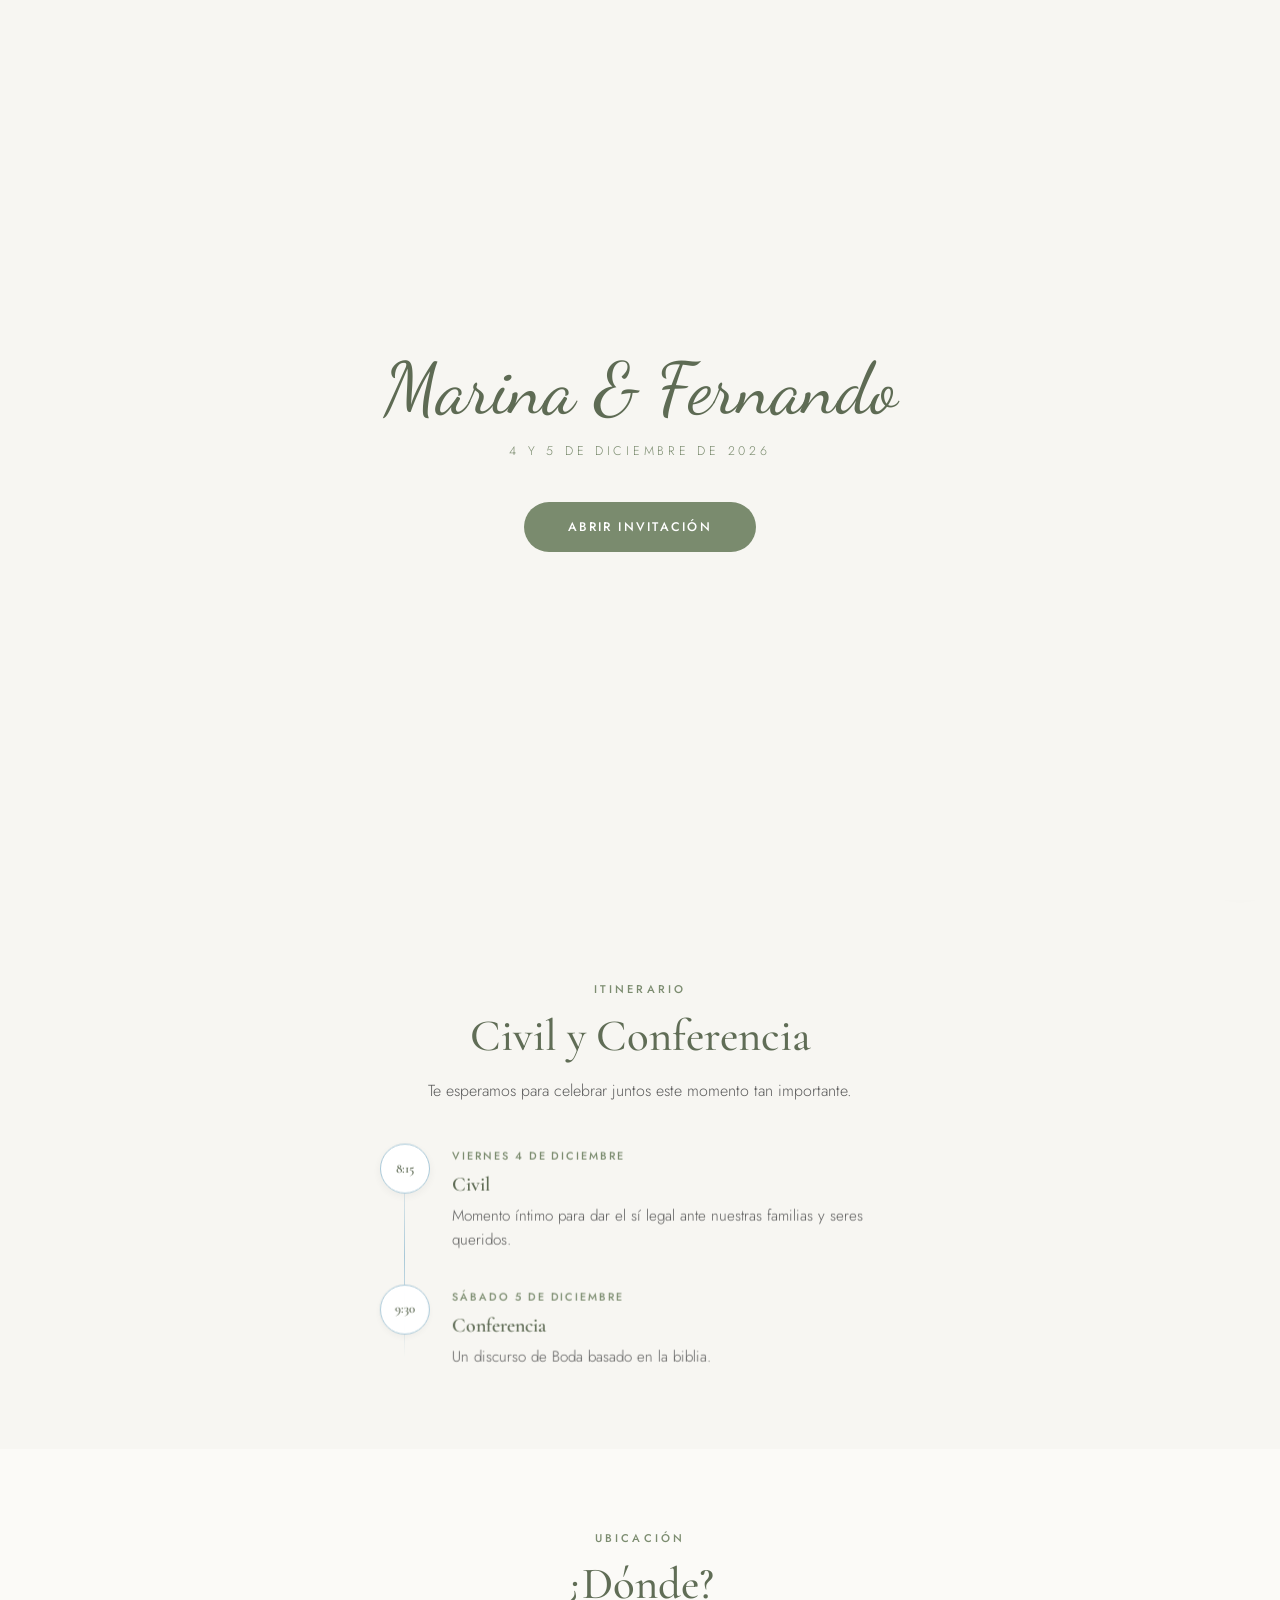
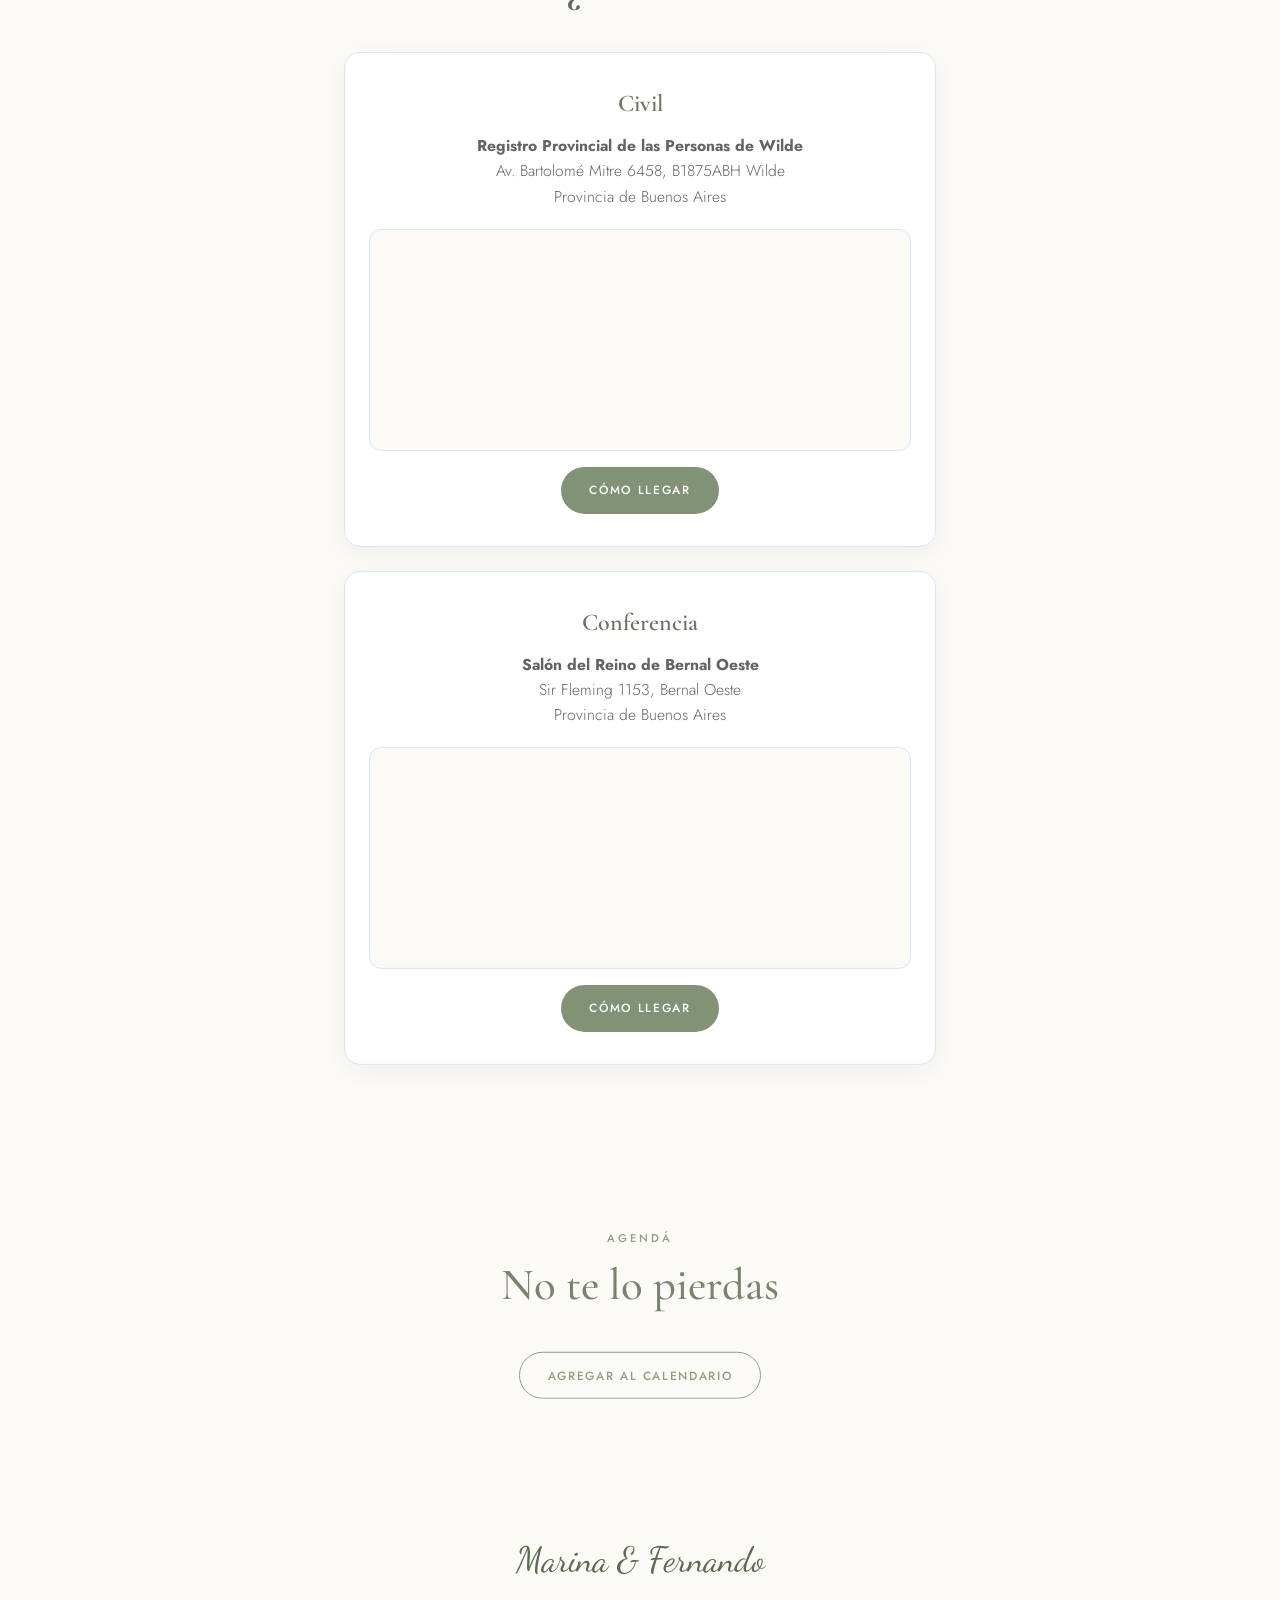
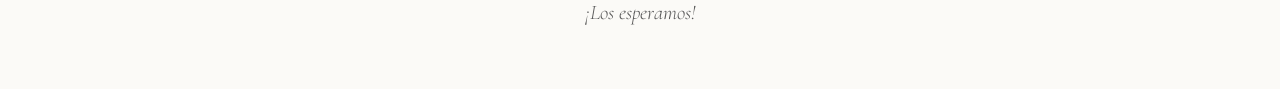
<file: index.html>
<!DOCTYPE html>
<html lang="es" data-date="2026-12-04T08:15:00-03:00" data-date-2="2026-12-05T09:30:00-03:00">
<head>
  <meta charset="UTF-8">
  <meta name="viewport" content="width=device-width, initial-scale=1.0, viewport-fit=cover">
  <title>Marina & Fernando — Civil y Conferencia</title>
  <meta name="description" content="Invitación al civil y conferencia de Marina y Fernando. 4 y 5 de diciembre de 2026.">
  <link rel="icon" type="image/svg+xml" href="assets/favicon.svg">
  <link rel="preconnect" href="https://fonts.googleapis.com">
  <link rel="preconnect" href="https://fonts.gstatic.com" crossorigin>
  <link href="https://fonts.googleapis.com/css2?family=Cormorant+Garamond:ital,wght@0,400;0,500;0,600;0,700;1,400;1,500&family=Dancing+Script:wght@400;500;600;700&family=Jost:wght@300;400;500;600&display=swap" rel="stylesheet">
  <link rel="stylesheet" href="css/styles.css?v=16">


</head>
<body>

  <!-- Welcome overlay -->
  <div class="welcome-overlay" id="welcome">
    <div id="welcome-default">
      <div class="welcome-names">Marina & Fernando</div>
      <div class="welcome-date">4 y 5 de diciembre de 2026</div>
    </div>
    <div id="welcome-guest" style="display:none;">
      <div class="welcome-guest-label">Invitación para</div>
      <div class="welcome-guest-name" id="welcome-guest-name"></div>
    </div>
    <button class="welcome-btn" id="welcome-btn">Abrir invitación</button>
  </div>

  <!-- Ambient leaves -->
  <div class="leaves-bg">
    <div class="leaf leaf-1"></div>
    <div class="leaf leaf-2"></div>
    <div class="leaf leaf-3"></div>
  </div>

  <!-- Hero -->
  <section class="hero">
    <!-- Floral decorations -->
    <div class="floral-bg">
      <div class="floral-corner top-left"></div>
      <div class="floral-corner top-right"></div>
      <div class="eucalyptus bottom-left"></div>
      <div class="eucalyptus bottom-right"></div>
    </div>

    <div class="hero-content">
      <div class="hero-eyebrow">¡Nos casamos!</div>
      <h1 class="hero-names">Marina <span class="amp">&</span> Fernando</h1>
      <div class="hero-date">
        <span class="day">4 y 5</span> de diciembre de <span class="day">2026</span>
      </div>
      <p class="hero-intro">
        Nos alegra invitarte a ser parte de este día tan especial. Celebramos nuestra unión en el civil y la conferencia, y queremos que nos acompañes.
      </p>
      <div class="countdown-label" id="countdown-label">Faltan:</div>
      <div class="countdown">
        <div class="countdown-cell"><span class="num" id="cd-days">00</span><span class="lbl">Días</span></div>
        <div class="countdown-cell"><span class="num" id="cd-hours">00</span><span class="lbl">Horas</span></div>
        <div class="countdown-cell"><span class="num" id="cd-min">00</span><span class="lbl">Min</span></div>
        <div class="countdown-cell"><span class="num" id="cd-sec">00</span><span class="lbl">Seg</span></div>
      </div>
    </div>
    <a href="#itinerario" class="scroll-cue">
      <span>Descubrí más</span>
      <svg width="14" height="20" viewBox="0 0 14 20" fill="none"><path d="M7 1V19M7 19L1 13M7 19L13 13" stroke="currentColor" stroke-width="1.2" stroke-linecap="round" stroke-linejoin="round"/></svg>
    </a>
  </section>

  <!-- Itinerario -->
  <section id="itinerario">
    <div class="container">
      <div class="section-header reveal">
        <div class="section-label">Itinerario</div>
        <h2 class="section-title">Civil y Conferencia</h2>
        <p class="section-subtitle">Te esperamos para celebrar juntos este momento tan importante.</p>
      </div>
      <div class="itinerary reveal">
        <div class="itinerary-item">
          <div class="itinerary-time">8:15</div>
          <div class="itinerary-body">
            <div class="itinerary-date">Viernes 4 de diciembre</div>
            <h3>Civil</h3>
            <p>Momento íntimo para dar el sí legal ante nuestras familias y seres queridos.</p>
          </div>
        </div>
        <div class="itinerary-item">
          <div class="itinerary-time">9:30</div>
          <div class="itinerary-body">
            <div class="itinerary-date">Sábado 5 de diciembre</div>
            <h3>Conferencia</h3>
            <p>Un discurso de Boda basado en la biblia.</p>
          </div>
        </div>
      </div>
    </div>
  </section>

  <!-- Ubicación -->
  <section id="lugar" class="alt">
    <div class="container">
      <div class="section-header reveal">
        <div class="section-label">Ubicación</div>
        <h2 class="section-title">¿Dónde?</h2>
      </div>

      <div class="card" style="margin-bottom:24px;">
        <h3>Civil</h3>
        <p><strong>Registro Provincial de las Personas de Wilde</strong><br>Av. Bartolomé Mitre 6458, B1875ABH Wilde<br>Provincia de Buenos Aires</p>
        <div class="map-wrap">
          <iframe src="https://maps.google.com/maps?q=Av.+Bartolom%C3%A9+Mitre+6458,+Wilde,+Buenos+Aires&amp;t=&amp;z=15&amp;ie=UTF8&amp;iwloc=&amp;output=embed" allowfullscreen="" loading="lazy"></iframe>
        </div>
        <a class="btn btn-primary" target="_blank" rel="noopener" href="https://maps.app.goo.gl/NcesWBxVMBLHofjJ7?g_st=aw">Cómo llegar</a>
      </div>

      <div class="card">
        <h3>Conferencia</h3>
        <p><strong>Salón del Reino de Bernal Oeste</strong><br>Sir Fleming 1153, Bernal Oeste<br>Provincia de Buenos Aires</p>
        <div class="map-wrap">
          <iframe src="https://maps.google.com/maps?q=Sir+Fleming+1153,+Bernal+Oeste,+Buenos+Aires&amp;t=&amp;z=15&amp;ie=UTF8&amp;iwloc=&amp;output=embed" allowfullscreen="" loading="lazy"></iframe>
        </div>
        <a class="btn btn-primary" target="_blank" rel="noopener" href="https://maps.app.goo.gl/mjp9rmNpwhGJVTK97?g_st=aw">Cómo llegar</a>
      </div>
    </div>
  </section>

  <!-- Calendario -->
  <section id="recordatorio" class="alt">
    <div class="container" style="text-align:center;">
      <div class="section-header reveal">
        <div class="section-label">Agendá</div>
        <h2 class="section-title">No te lo pierdas</h2>
      </div>
      <button class="btn btn-outline reveal" id="btn-calendar"
        data-title="Civil y Conferencia - Marina & Fernando"
        data-location="Registro Provincial de las Personas de Wilde y Salón del Reino de Bernal Oeste"
        data-details="Viernes 4 de diciembre: Civil a las 8:15hs en Registro Provincial de las Personas de Wilde. Sábado 5 de diciembre: Conferencia a las 9:30hs en Salón del Reino de Bernal Oeste."
        data-start="20261204T081500"
        data-end="20261205T103000">Agregar al calendario</button>
    </div>
  </section>

  <!-- Footer -->
  <footer>
    <div class="footer-names">Marina & Fernando</div>
    <p class="footer-text">¡Los esperamos!</p>
  </footer>

  <!-- Music -->
  <audio id="bg-music" loop preload="none">
    <source src="assets/ahora-ya-somos-uno.mp3" type="audio/mpeg">
  </audio>
  <button class="music-btn paused" id="music-btn" aria-label="Reproducir música" title="Música">
    <svg viewBox="0 0 20 20" fill="none">
      <rect class="bar" x="2" y="6" width="3" height="10" rx="1.5" fill="white"/>
      <rect class="bar" x="8.5" y="2" width="3" height="16" rx="1.5" fill="white"/>
      <rect class="bar" x="15" y="8" width="3" height="8" rx="1.5" fill="white"/>
    </svg>
  </button>

  <!-- GSAP -->
  <script src="js/gsap.min.js"></script>
  <script src="js/ScrollTrigger.min.js"></script>
  <script src="js/main.js?v=7"></script>
</body>
</html>
</file>
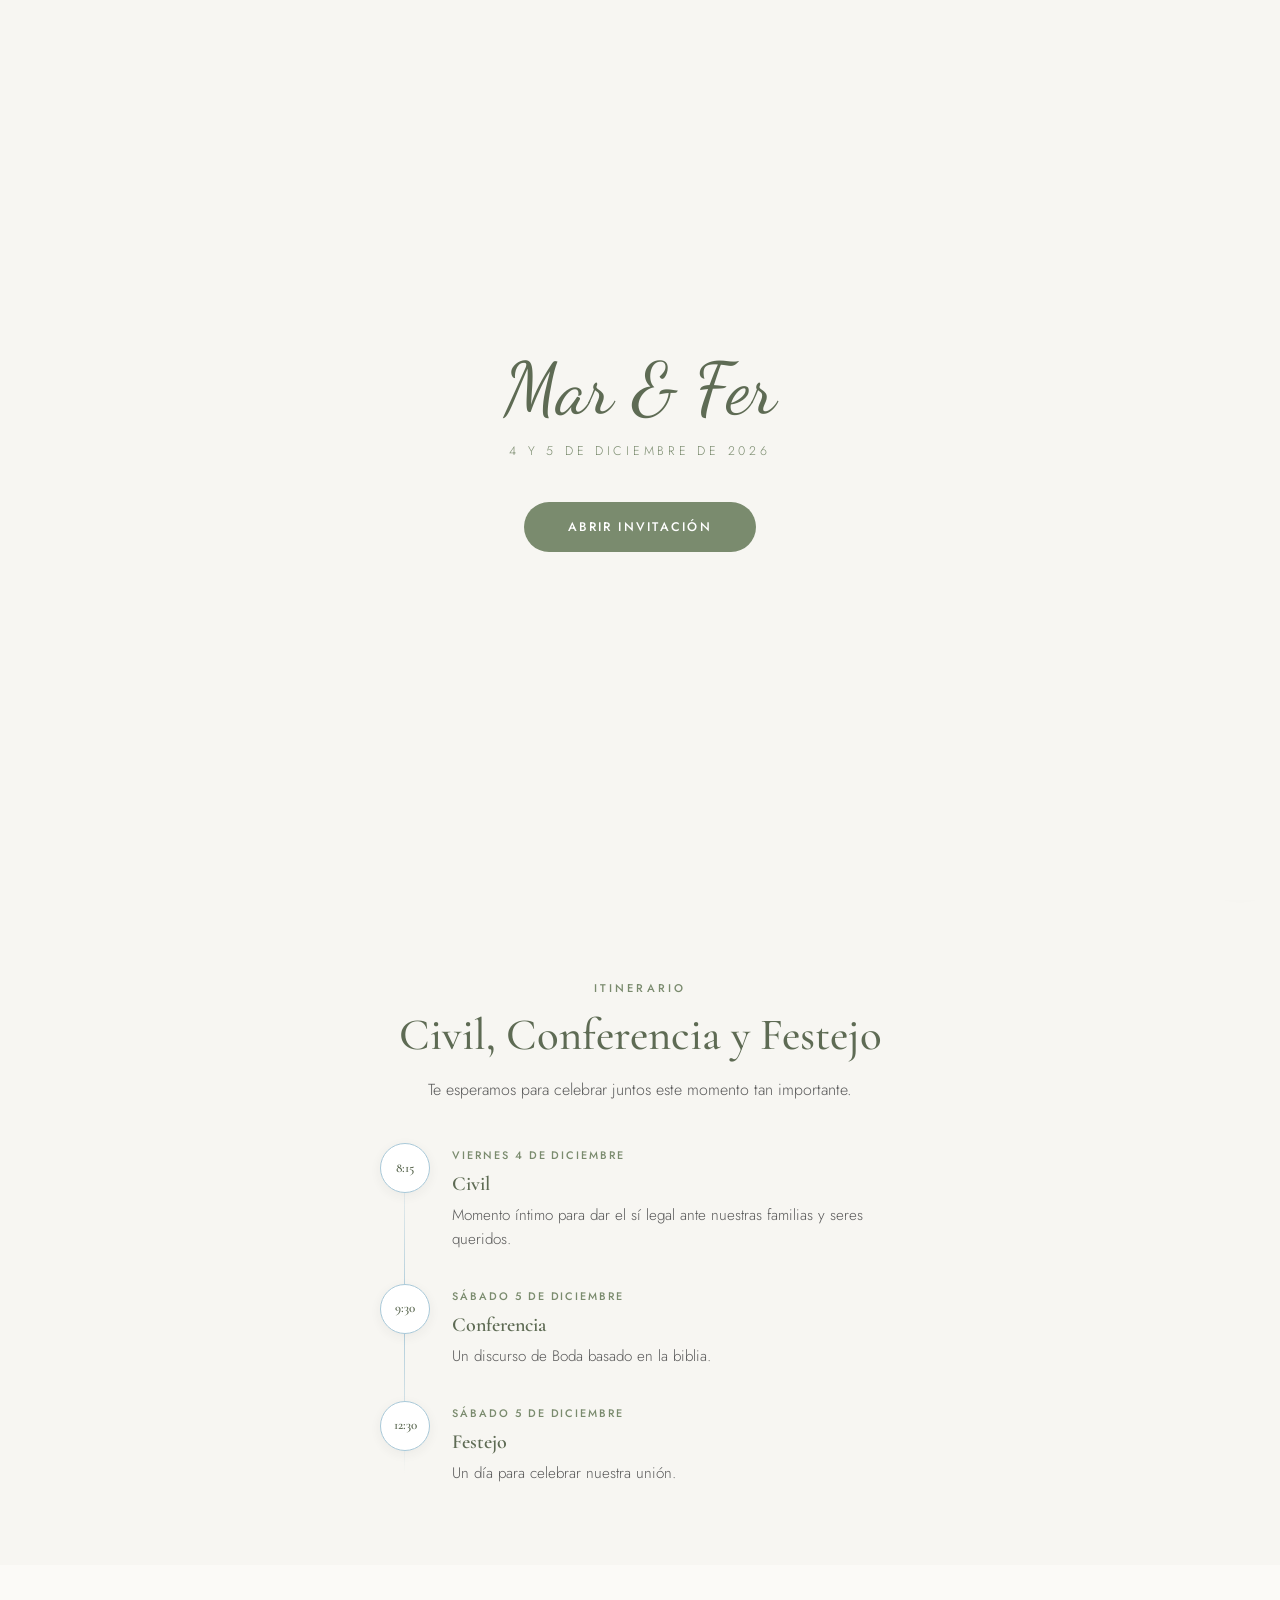
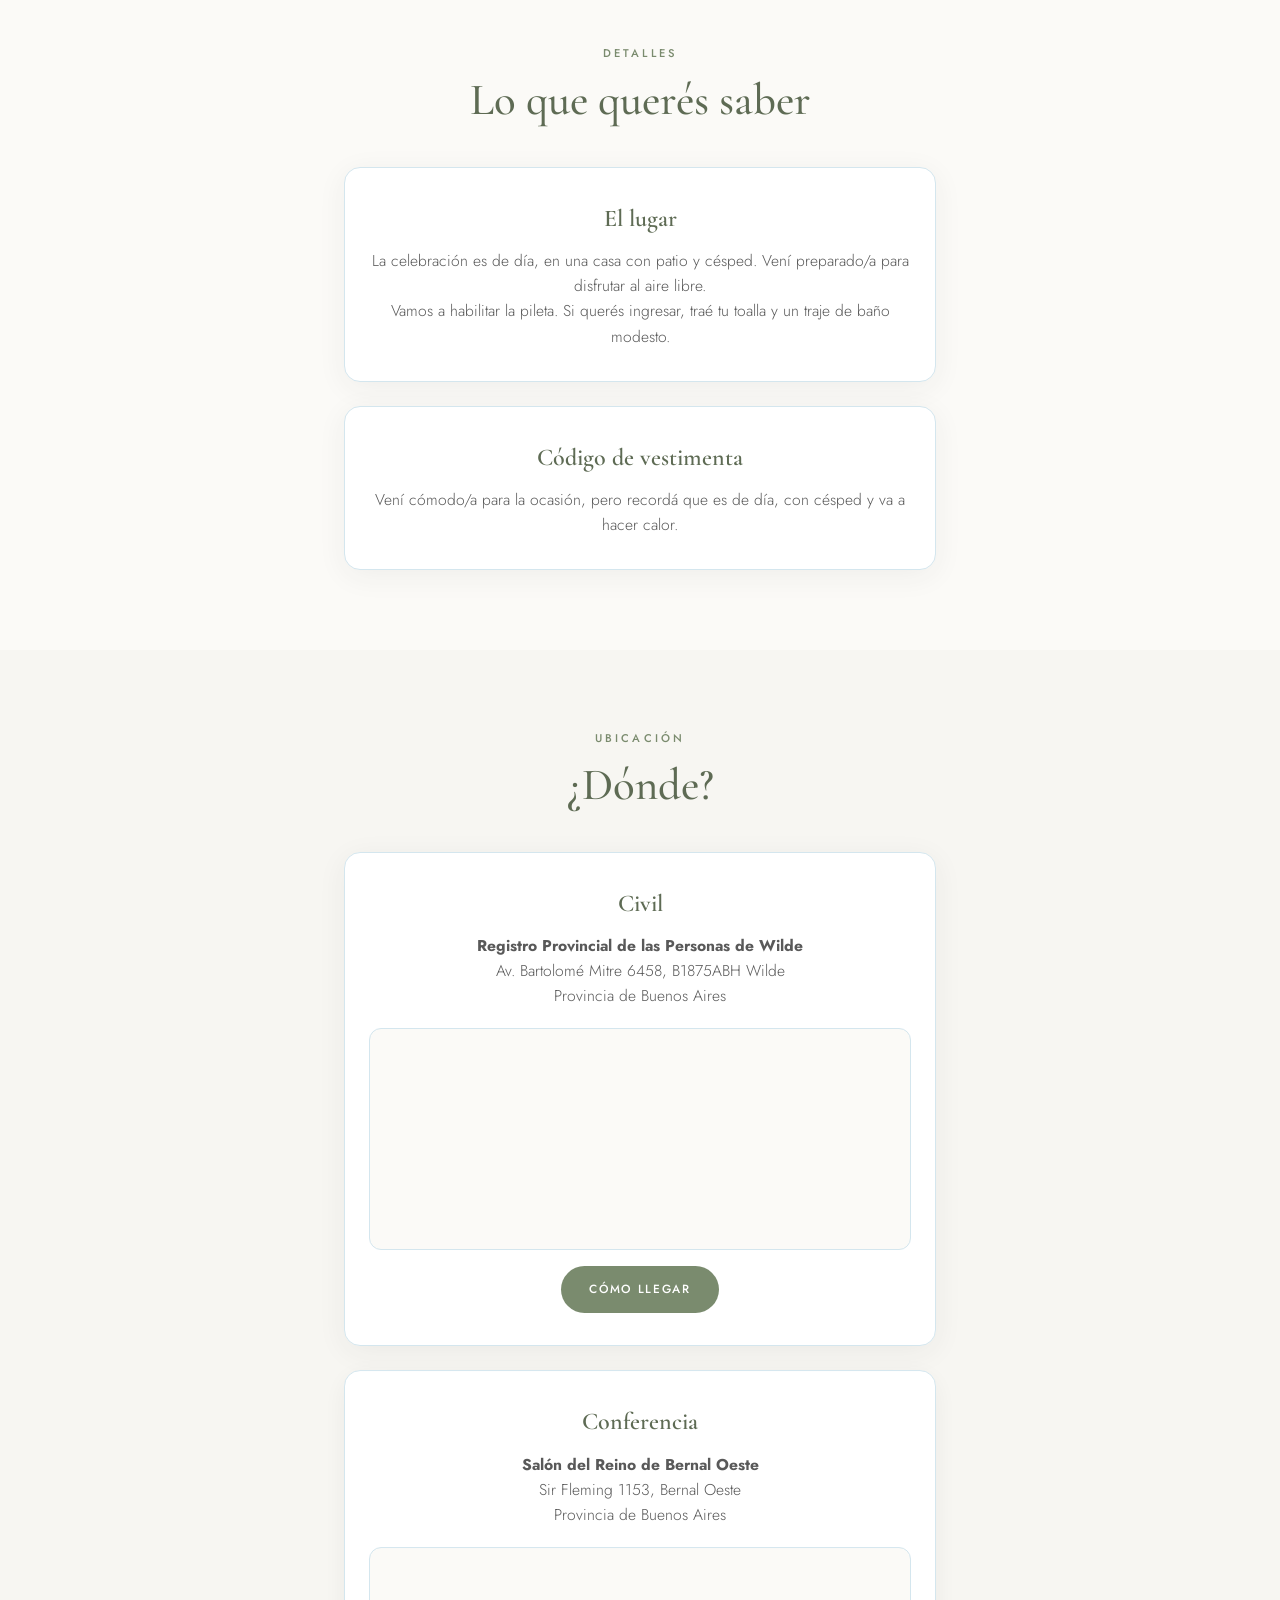
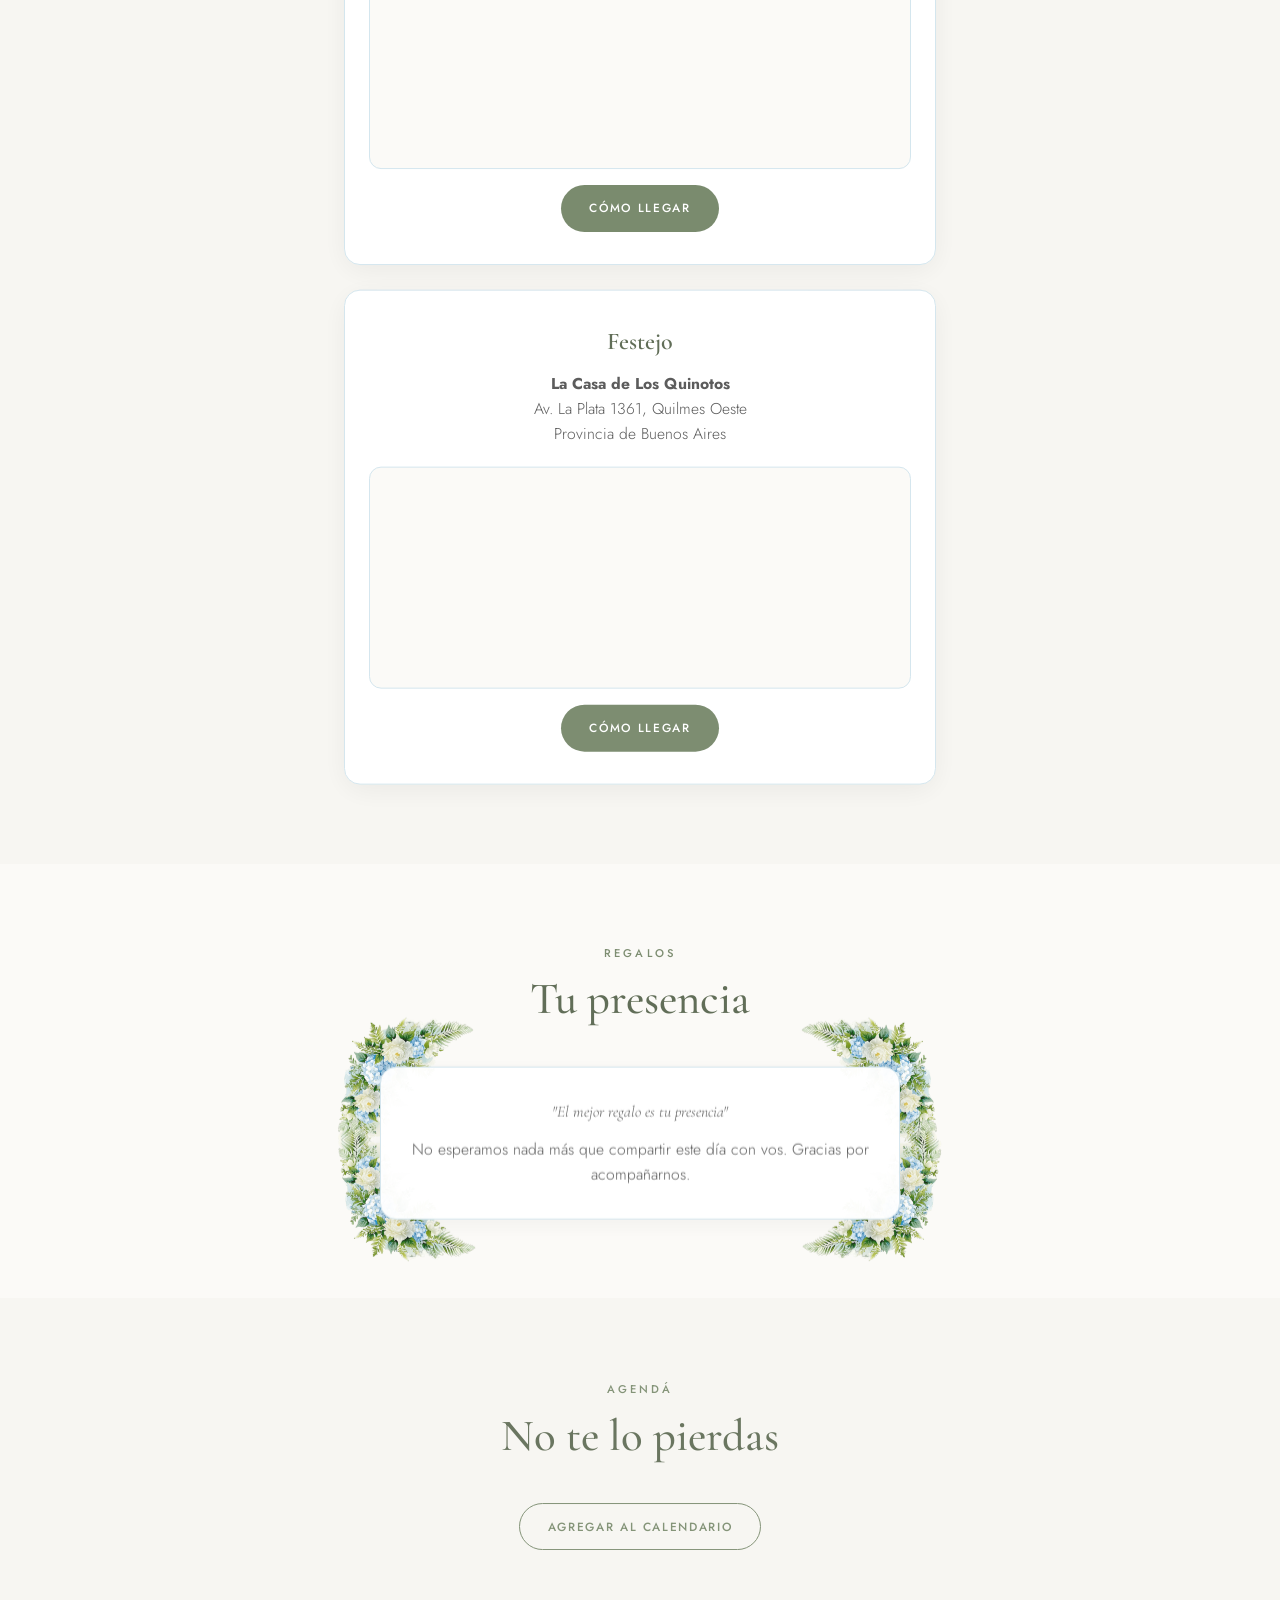
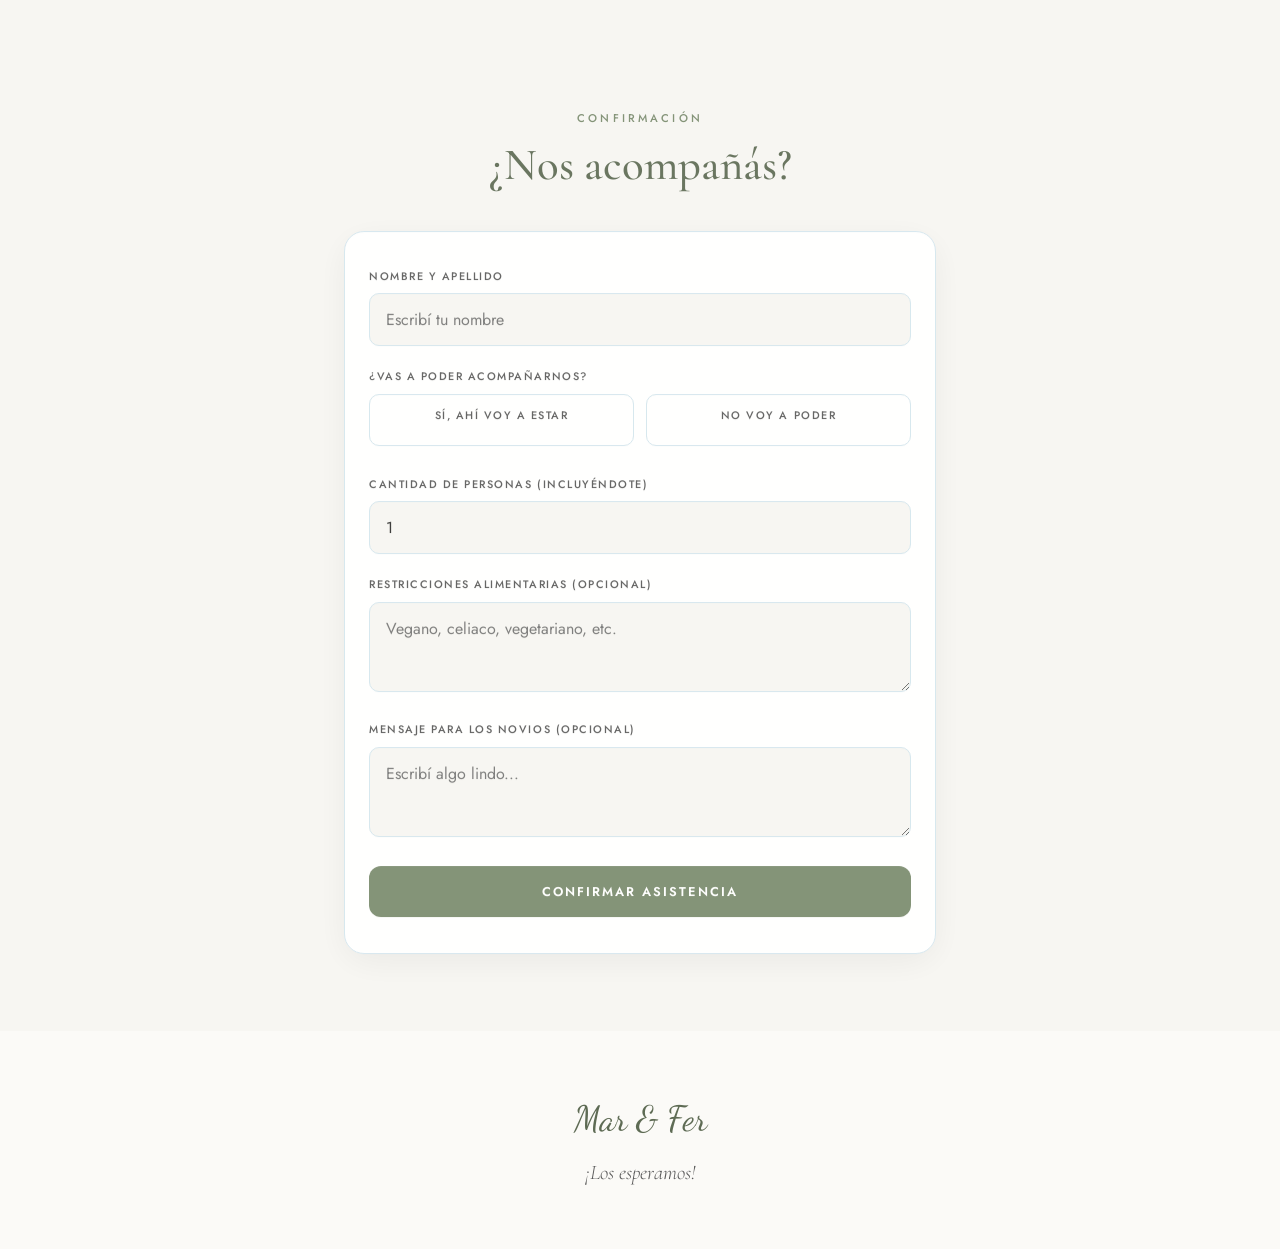
<file: reunion.html>
<!DOCTYPE html>
<html lang="es" data-date="2026-12-04T08:15:00-03:00" data-date-2="2026-12-05T09:30:00-03:00">
<head>
  <meta charset="UTF-8">
  <meta name="viewport" content="width=device-width, initial-scale=1.0, viewport-fit=cover">
  <title>Mar & Fer — Civil, Conferencia y Festejo</title>
  <meta name="description" content="Invitación al civil, conferencia y festejo de Mar y Fer. 4 y 5 de diciembre de 2026.">
  <link rel="icon" type="image/svg+xml" href="assets/favicon.svg">
  <link rel="preconnect" href="https://fonts.googleapis.com">
  <link rel="preconnect" href="https://fonts.gstatic.com" crossorigin>
  <link href="https://fonts.googleapis.com/css2?family=Cormorant+Garamond:ital,wght@0,400;0,500;0,600;0,700;1,400;1,500&family=Dancing+Script:wght@400;500;600;700&family=Jost:wght@300;400;500;600&display=swap" rel="stylesheet">
  <link rel="stylesheet" href="css/styles.css?v=18">


</head>
<body>

  <!-- Welcome overlay -->
  <div class="welcome-overlay" id="welcome">
    <div id="welcome-default">
      <div class="welcome-names">Mar & Fer</div>
      <div class="welcome-date">4 y 5 de diciembre de 2026</div>
    </div>
    <div id="welcome-guest" style="display:none;">
      <div class="welcome-guest-label">Invitación para</div>
      <div class="welcome-guest-name" id="welcome-guest-name"></div>
    </div>
    <button class="welcome-btn" id="welcome-btn">Abrir invitación</button>
  </div>

  <!-- Ambient leaves -->
  <div class="leaves-bg">
    <div class="leaf leaf-1"></div>
    <div class="leaf leaf-2"></div>
    <div class="leaf leaf-3"></div>
  </div>

  <!-- Hero -->
  <section class="hero">
    <!-- Floral decorations -->
    <div class="floral-bg">
      <div class="floral-corner top-left"></div>
      <div class="floral-corner top-right"></div>
      <div class="eucalyptus bottom-left"></div>
      <div class="eucalyptus bottom-right"></div>
    </div>

    <div class="hero-content">
      <div class="hero-eyebrow">¡Nos casamos!</div>
      <h1 class="hero-names big">Mar <span class="amp">&</span> Fer</h1>
      <div class="hero-date">
        <span class="day">4 y 5</span> de diciembre de <span class="day">2026</span>
      </div>
      <p class="hero-intro">
        Dos historias que se encontraron, un amor que eligió quedarse y un nuevo camino que comienza.<br><br>
        Queremos compartir este día con quienes amamos.<br><br>
        Los esperamos para celebrar juntos el comienzo de nuestro para siempre.
      </p>
      <div class="countdown-label" id="countdown-label">Faltan:</div>
      <div class="countdown">
        <div class="countdown-cell"><span class="num" id="cd-days">00</span><span class="lbl">Días</span></div>
        <div class="countdown-cell"><span class="num" id="cd-hours">00</span><span class="lbl">Horas</span></div>
        <div class="countdown-cell"><span class="num" id="cd-min">00</span><span class="lbl">Min</span></div>
        <div class="countdown-cell"><span class="num" id="cd-sec">00</span><span class="lbl">Seg</span></div>
      </div>
    </div>
    <a href="#itinerario" class="scroll-cue">
      <span>Descubrí más</span>
      <svg width="14" height="20" viewBox="0 0 14 20" fill="none"><path d="M7 1V19M7 19L1 13M7 19L13 13" stroke="currentColor" stroke-width="1.2" stroke-linecap="round" stroke-linejoin="round"/></svg>
    </a>
  </section>

  <!-- Itinerario -->
  <section id="itinerario">
    <div class="container">
      <div class="section-header reveal">
        <div class="section-label">Itinerario</div>
        <h2 class="section-title">Civil, Conferencia y Festejo</h2>
        <p class="section-subtitle">Te esperamos para celebrar juntos este momento tan importante.</p>
      </div>
      <div class="itinerary reveal">
        <div class="itinerary-item">
          <div class="itinerary-time">8:15</div>
          <div class="itinerary-body">
            <div class="itinerary-date">Viernes 4 de diciembre</div>
            <h3>Civil</h3>
            <p>Momento íntimo para dar el sí legal ante nuestras familias y seres queridos.</p>
          </div>
        </div>
        <div class="itinerary-item">
          <div class="itinerary-time">9:30</div>
          <div class="itinerary-body">
            <div class="itinerary-date">Sábado 5 de diciembre</div>
            <h3>Conferencia</h3>
            <p>Un discurso de Boda basado en la biblia.</p>
          </div>
        </div>
        <div class="itinerary-item">
          <div class="itinerary-time">12:30</div>
          <div class="itinerary-body">
            <div class="itinerary-date">Sábado 5 de diciembre</div>
            <h3>Festejo</h3>
            <p>Un día para celebrar nuestra unión.</p>
          </div>
        </div>
      </div>
    </div>
  </section>

  <!-- Notas -->
  <section id="notas" class="alt">
    <div class="container">
      <div class="section-header reveal">
        <div class="section-label">Detalles</div>
        <h2 class="section-title">Lo que querés saber</h2>
      </div>
      <div class="card" style="margin-bottom:24px;">
        <h3>El lugar</h3>
        <p>La celebración es de día, en una casa con patio y césped. Vení preparado/a para disfrutar al aire libre.</p>
        <p>Vamos a habilitar la pileta. Si querés ingresar, traé tu toalla y un traje de baño modesto.</p>
      </div>
      <div class="card">
        <h3>Código de vestimenta</h3>
        <p>Vení cómodo/a para la ocasión, pero recordá que es de día, con césped y va a hacer calor.</p>
      </div>
    </div>
  </section>

  <!-- Ubicación -->
  <section id="lugar">
    <div class="container">
      <div class="section-header reveal">
        <div class="section-label">Ubicación</div>
        <h2 class="section-title">¿Dónde?</h2>
      </div>

      <div class="card" style="margin-bottom:24px;">
        <h3>Civil</h3>
        <p><strong>Registro Provincial de las Personas de Wilde</strong><br>Av. Bartolomé Mitre 6458, B1875ABH Wilde<br>Provincia de Buenos Aires</p>
        <div class="map-wrap">
          <iframe src="https://maps.google.com/maps?q=Av.+Bartolom%C3%A9+Mitre+6458,+Wilde,+Buenos+Aires&amp;t=&amp;z=15&amp;ie=UTF8&amp;iwloc=&amp;output=embed" allowfullscreen="" loading="lazy"></iframe>
        </div>
        <a class="btn btn-primary" target="_blank" rel="noopener" href="https://maps.app.goo.gl/NcesWBxVMBLHofjJ7?g_st=aw">Cómo llegar</a>
      </div>

      <div class="card" style="margin-bottom:24px;">
        <h3>Conferencia</h3>
        <p><strong>Salón del Reino de Bernal Oeste</strong><br>Sir Fleming 1153, Bernal Oeste<br>Provincia de Buenos Aires</p>
        <div class="map-wrap">
          <iframe src="https://maps.google.com/maps?q=Sir+Fleming+1153,+Bernal+Oeste,+Buenos+Aires&amp;t=&amp;z=15&amp;ie=UTF8&amp;iwloc=&amp;output=embed" allowfullscreen="" loading="lazy"></iframe>
        </div>
        <a class="btn btn-primary" target="_blank" rel="noopener" href="https://maps.app.goo.gl/mjp9rmNpwhGJVTK97?g_st=aw">Cómo llegar</a>
      </div>

      <div class="card">
        <h3>Festejo</h3>
        <p><strong>La Casa de Los Quinotos</strong><br>Av. La Plata 1361, Quilmes Oeste<br>Provincia de Buenos Aires</p>
        <div class="map-wrap">
          <iframe src="https://maps.google.com/maps?q=Av.+La+Plata+1361,+Quilmes+Oeste,+Buenos+Aires&amp;t=&amp;z=15&amp;ie=UTF8&amp;iwloc=&amp;output=embed" allowfullscreen="" loading="lazy"></iframe>
        </div>
        <a class="btn btn-primary" target="_blank" rel="noopener" href="https://www.google.com/maps/search/?api=1&query=Av.+La+Plata+1361,+Quilmes+Oeste,+Buenos+Aires">Cómo llegar</a>
      </div>
    </div>
  </section>

  <!-- Regalos -->
  <section id="regalo" class="alt">
    <div class="container">
      <div class="section-header reveal">
        <div class="section-label">Regalos</div>
        <h2 class="section-title">Tu presencia</h2>
      </div>
      <div class="gift-card-wrap reveal">
        <div class="floral-corner gift-tl" aria-hidden="true"></div>
        <div class="floral-corner gift-tr" aria-hidden="true"></div>
        <div class="floral-corner gift-bl" aria-hidden="true"></div>
        <div class="floral-corner gift-br" aria-hidden="true"></div>
        <div class="card" style="position:relative;z-index:2;">
          <p class="gift-text">"El mejor regalo es tu presencia"</p>
          <p>No esperamos nada más que compartir este día con vos. Gracias por acompañarnos.</p>
        </div>
      </div>
    </div>
  </section>

  <!-- Calendario -->
  <section id="recordatorio">
    <div class="container" style="text-align:center;">
      <div class="section-header reveal">
        <div class="section-label">Agendá</div>
        <h2 class="section-title">No te lo pierdas</h2>
      </div>
      <button class="btn btn-outline reveal" id="btn-calendar"
        data-title="Civil, Conferencia y Festejo - Mar & Fer"
        data-location="Registro Provincial de las Personas de Wilde, Salón del Reino de Bernal Oeste y La Casa de Los Quinotos"
        data-details="Viernes 4 de diciembre: Civil a las 8:15hs en Registro Provincial de las Personas de Wilde. Sábado 5 de diciembre: Conferencia a las 9:30hs en Salón del Reino de Bernal Oeste y Festejo a partir de las 12:30hs en La Casa de Los Quinotos."
        data-start="20261204T081500"
        data-end="20261205T180000">Agregar al calendario</button>
    </div>
  </section>

  <!-- RSVP -->
  <section id="rsvp">
    <div class="container">
      <div class="section-header reveal">
        <div class="section-label">Confirmación</div>
        <h2 class="section-title">¿Nos acompañás?</h2>
      </div>

      <div class="rsvp-card reveal">
        <form id="rsvp-form"
          data-form-id="1FAIpQLSfbanvVtkOE12MFb2b1IhYhjxN8ITNOgetI3gJbUla5padOnw"
          data-entry-name="entry.865397897"
          data-entry-attend="entry.1001608420"
          data-entry-guests="entry.722154942"
          data-entry-restrictions="entry.1724344431"
          data-entry-message="entry.1119763743">
          <div class="field">
            <label for="r-name">Nombre y apellido</label>
            <input type="text" id="r-name" required placeholder="Escribí tu nombre">
          </div>
          <div class="field">
            <label>¿Vas a poder acompañarnos?</label>
            <div class="radio-row">
              <label class="radio-opt" id="opt-yes">
                <input type="radio" name="attend" value="si" required> Sí, ahí voy a estar
              </label>
              <label class="radio-opt" id="opt-no">
                <input type="radio" name="attend" value="no"> No voy a poder
              </label>
            </div>
          </div>
          <div class="field" id="guests-field">
            <label for="r-guests">Cantidad de personas (incluyéndote)</label>
            <input type="number" id="r-guests" min="1" max="10" value="1">
          </div>
          <div class="field" id="restrictions-field">
            <label for="r-restrictions">Restricciones alimentarias (opcional)</label>
            <textarea id="r-restrictions" placeholder="Vegano, celiaco, vegetariano, etc."></textarea>
          </div>
          <div class="field">
            <label for="r-msg">Mensaje para los novios (opcional)</label>
            <textarea id="r-msg" placeholder="Escribí algo lindo..."></textarea>
          </div>
          <button type="submit" class="submit-btn" id="submit-btn">Confirmar asistencia</button>
          <div class="form-error" id="form-error">Hubo un problema al enviar. Probá de nuevo en un momento.</div>
        </form>
        <div class="rsvp-thanks" id="rsvp-thanks">
          <h3 id="thanks-title">¡Gracias!</h3>
          <p id="thanks-text"></p>
        </div>
      </div>
    </div>
  </section>

  <!-- Footer -->
  <footer>
    <div class="footer-names">Mar & Fer</div>
    <p class="footer-text">¡Los esperamos!</p>
  </footer>

  <!-- Music -->
  <audio id="bg-music" loop preload="none">
    <source src="assets/ahora-ya-somos-uno.mp3" type="audio/mpeg">
  </audio>
  <button class="music-btn paused" id="music-btn" aria-label="Reproducir música" title="Música">
    <svg viewBox="0 0 20 20" fill="none">
      <rect class="bar" x="2" y="6" width="3" height="10" rx="1.5" fill="white"/>
      <rect class="bar" x="8.5" y="2" width="3" height="16" rx="1.5" fill="white"/>
      <rect class="bar" x="15" y="8" width="3" height="8" rx="1.5" fill="white"/>
    </svg>
  </button>

  <!-- GSAP -->
  <script src="js/gsap.min.js"></script>
  <script src="js/ScrollTrigger.min.js"></script>
  <script src="js/main.js?v=9"></script>
</body>
</html>
</file>
<file: css/styles.css>
/* ============================================
   Marina & Fernando - Wedding Invitations
   Palette: Olive + Pastel Blue
   ============================================ */

:root {
  --bg: #F7F6F2;
  --bg-soft: #FBFAF7;
  --olive: #7A8B6E;
  --olive-dark: #5E6B54;
  --olive-light: #A3B095;
  --sky: #A8C8D8;
  --sky-soft: #D4E6EE;
  --sky-light: #E8F1F5;
  --ink: #2E2E2E;
  --ink-soft: #595959;
  --ink-muted: #888888;
  --white: #FFFFFF;
  --shadow: rgba(58, 58, 58, 0.06);
  --shadow-strong: rgba(58, 58, 58, 0.12);
}

/* Reset */
*, *::before, *::after {
  box-sizing: border-box;
  margin: 0;
  padding: 0;
}

html {
  scroll-behavior: smooth;
  font-size: 16px;
  overflow-x: hidden;
}

body {
  font-family: 'Jost', sans-serif;
  font-weight: 300;
  color: var(--ink);
  background: var(--bg);
  line-height: 1.6;
  overflow-x: hidden;
  -webkit-font-smoothing: antialiased;
  -moz-osx-font-smoothing: grayscale;
  padding-bottom: 0;
}

img, svg {
  max-width: 100%;
  display: block;
}

a {
  color: inherit;
  text-decoration: none;
}

button {
  font-family: inherit;
}

/* Selection */
::selection {
  background: var(--sky-soft);
  color: var(--olive-dark);
}

/* Utility */
.container {
  width: 100%;
  max-width: 640px;
  margin: 0 auto;
  padding: 0 24px;
  position: relative;
  z-index: 2;
}

.section-label {
  font-size: 0.7rem;
  letter-spacing: 0.28em;
  text-transform: uppercase;
  color: var(--olive);
  margin-bottom: 12px;
  font-weight: 500;
}

.section-title {
  font-family: 'Cormorant Garamond', serif;
  font-weight: 500;
  font-size: clamp(2rem, 6vw, 2.8rem);
  color: var(--olive-dark);
  line-height: 1.15;
  margin-bottom: 16px;
}

.section-subtitle {
  color: var(--ink-soft);
  font-size: 1rem;
  max-width: 520px;
  margin: 0 auto;
}

/* Floral decorations */
.floral-bg {
  position: absolute;
  inset: 0;
  pointer-events: none;
  z-index: 0;
  overflow: hidden;
}

.floral-corner {
  position: absolute;
  width: 180px;
  height: 230px;
  background-image: url('../assets/floral-corner.png?v=15');
  background-size: contain;
  background-repeat: no-repeat;
  background-position: center;
  opacity: 0.95;
  will-change: transform;
}

.floral-corner.top-left {
  top: -40px;
  left: -50px;
  transform: rotate(-12deg);
}

.floral-corner.top-right {
  top: -40px;
  right: -197px;
  transform: scaleX(-1);
}

.eucalyptus {
  position: absolute;
  width: 220px;
  height: 220px;
  background-image: url('../assets/eucalyptus.png?v=15');
  background-size: contain;
  background-repeat: no-repeat;
  background-position: center;
  opacity: 0.55;
  will-change: transform;
}

.eucalyptus.bottom-left {
  bottom: -40px;
  left: -80px;
  transform: rotate(-25deg);
}

.eucalyptus.bottom-right {
  bottom: -40px;
  right: -80px;
  transform: scaleX(-1) rotate(-25deg);
}

/* Subtle SVG leaves for ambient motion */
.leaves-bg {
  position: fixed;
  inset: 0;
  pointer-events: none;
  z-index: 0;
  overflow: hidden;
}

.leaf {
  position: absolute;
  width: 100px;
  height: 100px;
  opacity: 0.08;
  background-image: url('../assets/hojas.svg');
  background-size: contain;
  background-repeat: no-repeat;
  background-position: center;
  will-change: transform;
}

.leaf-1 { top: 20%; left: 5%; transform: rotate(15deg); }
.leaf-2 { top: 40%; right: 8%; transform: rotate(-20deg); }
.leaf-3 { top: 70%; left: 10%; transform: rotate(45deg); }

/* Welcome overlay */
.welcome-overlay {
  position: fixed;
  inset: 0;
  background: var(--bg);
  z-index: 100;
  display: flex;
  flex-direction: column;
  align-items: center;
  justify-content: center;
  text-align: center;
  padding: 40px 24px;
  transition: opacity 0.9s ease, visibility 0.9s ease;
}

.welcome-overlay.hidden {
  opacity: 0;
  visibility: hidden;
  pointer-events: none;
}

.welcome-names {
  font-family: 'Dancing Script', cursive;
  font-size: clamp(1.8rem, 6.5vw, 4.5rem);
  color: var(--olive-dark);
  margin-bottom: 12px;
  line-height: 1.15;
  max-width: 100%;
  overflow-wrap: break-word;
}

.welcome-date {
  font-size: 0.78rem;
  letter-spacing: 0.3em;
  text-transform: uppercase;
  color: var(--olive);
  margin-bottom: 40px;
}

.welcome-guest-label {
  font-size: 0.68rem;
  letter-spacing: 0.25em;
  text-transform: uppercase;
  color: var(--ink-muted);
  margin-bottom: 10px;
}

.welcome-guest-name {
  font-family: 'Cormorant Garamond', serif;
  font-style: italic;
  font-weight: 500;
  font-size: clamp(1.6rem, 6vw, 2.4rem);
  color: var(--olive-dark);
  margin-bottom: 40px;
}

.welcome-btn {
  display: inline-block;
  padding: 16px 44px;
  background: var(--olive);
  color: var(--white);
  border: none;
  border-radius: 50px;
  font-size: 0.78rem;
  letter-spacing: 0.18em;
  text-transform: uppercase;
  font-weight: 500;
  cursor: pointer;
  transition: background 0.3s ease, transform 0.2s ease;
}

.welcome-btn:hover {
  background: var(--olive-dark);
  transform: translateY(-2px);
}

/* Hero */
.hero {
  min-height: 100vh;
  min-height: 100dvh;
  display: flex;
  flex-direction: column;
  align-items: center;
  justify-content: center;
  text-align: center;
  position: relative;
  padding: 100px 24px 80px;
  overflow: hidden;
}



.hero-content {
  position: relative;
  z-index: 5;
  width: 100%;
  max-width: 560px;
  padding: 60px 16px 0;
  margin: 0 auto;
}

.hero-content > * {
  opacity: 1;
  animation: fadeInUp 0.9s cubic-bezier(0.25, 0.46, 0.45, 0.94) both;
}

.hero-content .hero-eyebrow { animation-delay: 0.1s; }
.hero-content .hero-names { animation-delay: 0.3s; }
.hero-content .hero-date { animation-delay: 0.5s; }
.hero-content .hero-intro { animation-delay: 0.7s; }
.hero-content .countdown-label { animation-delay: 0.9s; }
.hero-content .countdown { animation-delay: 1s; }
.hero-content .scroll-cue { animation-delay: 1.3s; }

@media (prefers-reduced-motion: reduce) {
  .hero-content > * {
    opacity: 1;
    animation: none;
  }
}

.hero-eyebrow {
  font-size: 0.95rem;
  letter-spacing: 0.22em;
  text-transform: uppercase;
  color: var(--olive);
  margin-bottom: 16px;
  font-weight: 500;
}

.hero-names {
  font-family: 'Dancing Script', cursive;
  font-size: clamp(1.7rem, 6.5vw, 6rem);
  color: var(--olive-dark);
  line-height: 1.2;
  margin-bottom: 18px;
  max-width: 100%;
  overflow-wrap: break-word;
  padding: 0 8px;
}

.hero-names.big {
  font-size: clamp(2.2rem, 8.5vw, 7.5rem);
}

.hero-names .amp {
  font-size: 0.5em;
  color: var(--sky);
  display: inline-block;
  margin: 0 6px;
  transform: translateY(-6px);
}

.hero-date {
  font-family: 'Cormorant Garamond', serif;
  font-size: clamp(1.2rem, 3.8vw, 1.6rem);
  color: var(--ink);
  margin-bottom: 26px;
}

.hero-date-line {
  margin-bottom: 18px;
}

.hero-date-line:last-child {
  margin-bottom: 0;
}

.hero-date-desc {
  display: block;
  font-size: clamp(1rem, 3vw, 1.25rem);
  font-style: italic;
  color: var(--ink-soft);
  max-width: 520px;
  margin: 0 auto 6px;
  line-height: 1.45;
}

.hero-date-full {
  display: block;
  font-size: clamp(1.2rem, 3.8vw, 1.6rem);
  font-weight: 600;
  color: var(--olive-dark);
}

@keyframes fadeInUp {
  from {
    opacity: 0;
    transform: translateY(30px);
  }
  to {
    opacity: 1;
    transform: translateY(0);
  }
}

.hero-date .day {
  display: inline-block;
  font-size: 1.4em;
  color: var(--olive);
  font-weight: 600;
  margin: 0 4px;
}

.hero-intro {
  color: var(--ink-soft);
  font-size: 1rem;
  max-width: 460px;
  margin: 0 auto 32px;
  line-height: 1.7;
}

/* Countdown */
.countdown-label {
  font-size: 0.72rem;
  letter-spacing: 0.22em;
  text-transform: uppercase;
  color: var(--ink-muted);
  margin-bottom: 14px;
}

.countdown {
  display: flex;
  justify-content: center;
  gap: 10px;
  margin-bottom: 40px;
}

.countdown-cell {
  background: var(--white);
  border: 1px solid var(--sky-soft);
  border-radius: 12px;
  padding: 14px 10px;
  min-width: 64px;
  box-shadow: 0 4px 20px var(--shadow);
}

.countdown-cell .num {
  display: block;
  font-family: 'Cormorant Garamond', serif;
  font-weight: 600;
  font-size: 1.9rem;
  color: var(--olive-dark);
  line-height: 1;
}

.countdown-cell .lbl {
  display: block;
  font-size: 0.6rem;
  letter-spacing: 0.12em;
  text-transform: uppercase;
  color: var(--ink-muted);
  margin-top: 6px;
}

.scroll-cue {
  position: absolute;
  bottom: 28px;
  left: 50%;
  transform: translateX(-50%);
  display: flex;
  flex-direction: column;
  align-items: center;
  gap: 6px;
  font-size: 0.65rem;
  letter-spacing: 0.18em;
  text-transform: uppercase;
  color: var(--ink-muted);
  z-index: 3;
}

/* Sections */
section {
  padding: 80px 0;
  position: relative;
}

section.alt {
  background: var(--bg-soft);
}

.section-header {
  text-align: center;
  margin-bottom: 40px;
}

/* Itinerary */
.itinerary {
  max-width: 520px;
  margin: 0 auto;
  position: relative;
}

.itinerary::before {
  content: '';
  position: absolute;
  left: 24px;
  top: 12px;
  bottom: 12px;
  width: 1px;
  background: linear-gradient(to bottom, transparent, var(--sky), transparent);
}

.itinerary-item {
  display: flex;
  gap: 22px;
  margin-bottom: 32px;
  position: relative;
}

.itinerary-item:last-child {
  margin-bottom: 0;
}

.itinerary-time {
  width: 50px;
  height: 50px;
  border-radius: 50%;
  background: var(--white);
  border: 1.5px solid var(--sky);
  display: flex;
  align-items: center;
  justify-content: center;
  font-family: 'Cormorant Garamond', serif;
  font-weight: 600;
  font-size: 0.82rem;
  color: var(--olive-dark);
  flex-shrink: 0;
  z-index: 2;
  box-shadow: 0 3px 12px var(--shadow);
}

.itinerary-body {
  padding-top: 4px;
}

.itinerary-date {
  font-size: 0.68rem;
  letter-spacing: 0.18em;
  text-transform: uppercase;
  color: var(--olive);
  margin-bottom: 4px;
  font-weight: 500;
}

.itinerary-body h3 {
  font-family: 'Cormorant Garamond', serif;
  font-weight: 600;
  font-size: 1.25rem;
  color: var(--olive-dark);
  margin-bottom: 4px;
}

.itinerary-body p {
  color: var(--ink-soft);
  font-size: 0.95rem;
  line-height: 1.55;
}

/* Cards */
.card {
  background: var(--white);
  border: 1px solid var(--sky-soft);
  border-radius: 16px;
  padding: 32px 24px;
  box-shadow: 0 6px 30px var(--shadow);
  text-align: center;
}

.card h3 {
  font-family: 'Cormorant Garamond', serif;
  font-weight: 600;
  font-size: 1.5rem;
  color: var(--olive-dark);
  margin-bottom: 10px;
}

.card p {
  color: var(--ink-soft);
  font-size: 0.98rem;
  line-height: 1.6;
}

/* Map */
.map-wrap {
  width: 100%;
  border-radius: 12px;
  overflow: hidden;
  border: 1px solid var(--sky-soft);
  margin: 20px 0 16px;
  background: var(--bg-soft);
  min-height: 220px;
}

.map-wrap iframe {
  width: 100%;
  height: 220px;
  border: 0;
  display: block;
  opacity: 0;
  transition: opacity 0.5s ease;
}

.map-wrap iframe.is-loaded {
  opacity: 1;
}

/* Buttons */
.btn {
  display: inline-flex;
  align-items: center;
  justify-content: center;
  gap: 8px;
  padding: 14px 28px;
  border-radius: 50px;
  font-size: 0.74rem;
  letter-spacing: 0.14em;
  text-transform: uppercase;
  font-weight: 500;
  cursor: pointer;
  transition: all 0.25s ease;
  border: none;
}

.btn-primary {
  background: var(--olive);
  color: var(--white);
}

.btn-primary:hover {
  background: var(--olive-dark);
  transform: translateY(-2px);
  box-shadow: 0 6px 20px rgba(122, 139, 110, 0.3);
}

.btn-outline {
  background: transparent;
  color: var(--olive);
  border: 1.5px solid var(--olive);
}

.btn-outline:hover {
  background: var(--olive);
  color: var(--white);
}

.btn-group {
  display: flex;
  flex-direction: column;
  gap: 12px;
  justify-content: center;
  margin-top: 20px;
}

@media (min-width: 480px) {
  .btn-group {
    flex-direction: row;
  }
}

/* Gift section */
.gift-text {
  font-family: 'Cormorant Garamond', serif;
  font-style: italic;
  font-size: 1.35rem;
  color: var(--olive-dark);
  margin-bottom: 12px;
}

.gift-alias {
  margin-top: 22px;
  padding-top: 22px;
  border-top: 1px solid var(--sky-soft);
}

.gift-alias p {
  margin-bottom: 12px;
  font-size: 0.92rem;
}

.alias-box {
  display: inline-flex;
  flex-wrap: wrap;
  align-items: center;
  justify-content: center;
  gap: 10px;
  background: var(--bg-soft);
  border: 1px solid var(--sky-soft);
  border-radius: 12px;
  padding: 10px 14px;
  max-width: 100%;
}

.alias-value {
  font-family: 'Cormorant Garamond', serif;
  font-size: 1.25rem;
  font-weight: 600;
  color: var(--olive-dark);
  letter-spacing: 0.04em;
}

.alias-copy {
  display: inline-flex;
  align-items: center;
  gap: 6px;
  background: var(--olive);
  color: var(--white);
  border: none;
  border-radius: 8px;
  padding: 8px 12px;
  font-size: 0.72rem;
  letter-spacing: 0.08em;
  text-transform: uppercase;
  font-weight: 500;
  cursor: pointer;
  transition: background 0.2s ease;
}

.alias-copy:hover {
  background: var(--olive-dark);
}

.alias-copy svg {
  width: 14px;
  height: 14px;
}

.alias-copy.copied {
  background: var(--olive-dark);
}

/* Gift card floral frame */
.gift-card-wrap {
  position: relative;
  max-width: 520px;
  margin: 0 auto;
}

.gift-card-wrap .floral-corner {
  width: 130px;
  height: 165px;
  z-index: 1;
}

.gift-card-wrap .floral-corner.gift-tl {
  top: -56px;
  left: -41px;
  transform: rotate(-173deg) !important;
}

.gift-card-wrap .floral-corner.gift-tr {
  top: -56px;
  right: -36px;
  transform: scaleX(-1) rotate(-173deg) !important;
}

.gift-card-wrap .floral-corner.gift-bl {
  bottom: -50px;
  left: -40px;
  transform: scaleX(-1) rotate(-352deg) !important;
}

.gift-card-wrap .floral-corner.gift-br {
  bottom: -50px;
  right: -39px;
  transform: scaleX(-1) scaleY(-1) rotate(189deg) !important
}

/* RSVP */
.rsvp-card {
  background: var(--white);
  border: 1.5px solid var(--sky-soft);
  border-radius: 20px;
  padding: 36px 24px;
  box-shadow: 0 8px 36px var(--shadow);
}

.rsvp-deadline {
  display: inline-flex;
  align-items: center;
  gap: 10px;
  background: var(--sky-light);
  color: var(--olive-dark);
  padding: 12px 22px;
  border-radius: 50px;
  font-size: 0.78rem;
  letter-spacing: 0.1em;
  text-transform: uppercase;
  font-weight: 500;
  margin: 0 auto 28px;
  display: flex;
  justify-content: center;
  width: fit-content;
}

.rsvp-deadline svg {
  width: 18px;
  height: 18px;
  flex-shrink: 0;
}

.field {
  margin-bottom: 22px;
  text-align: left;
}

.field label {
  display: block;
  font-size: 0.68rem;
  letter-spacing: 0.14em;
  text-transform: uppercase;
  color: var(--ink-soft);
  margin-bottom: 8px;
  font-weight: 500;
}

.field input[type="text"],
.field input[type="number"],
.field textarea {
  width: 100%;
  padding: 14px 16px;
  border: 1px solid var(--sky-soft);
  border-radius: 10px;
  background: var(--bg);
  font-family: 'Jost', sans-serif;
  font-size: 1rem;
  color: var(--ink);
  transition: border-color 0.2s ease, box-shadow 0.2s ease;
}

.field input:focus,
.field textarea:focus {
  outline: none;
  border-color: var(--sky);
  box-shadow: 0 0 0 3px var(--sky-light);
}

.field textarea {
  resize: vertical;
  min-height: 90px;
}

.radio-row {
  display: grid;
  grid-template-columns: 1fr 1fr;
  gap: 12px;
}

.radio-opt {
  text-align: center;
  padding: 14px 10px;
  border: 1.5px solid var(--sky-soft);
  border-radius: 10px;
  font-size: 0.9rem;
  line-height: 1.25;
  cursor: pointer;
  transition: all 0.2s ease;
  display: flex;
  align-items: center;
  justify-content: center;
  min-height: 52px;
}

.radio-opt:hover {
  border-color: var(--sky);
}

.radio-opt.active {
  background: var(--olive);
  border-color: var(--olive);
  color: var(--white);
}

.radio-opt input {
  display: none;
}

.submit-btn {
  width: 100%;
  padding: 16px;
  background: var(--olive);
  color: var(--white);
  border: none;
  border-radius: 12px;
  font-size: 0.8rem;
  letter-spacing: 0.16em;
  text-transform: uppercase;
  font-weight: 600;
  cursor: pointer;
  transition: background 0.25s ease, transform 0.15s ease;
}

.submit-btn:hover {
  background: var(--olive-dark);
}

.submit-btn:disabled {
  opacity: 0.6;
  cursor: not-allowed;
}

.rsvp-thanks {
  text-align: center;
  padding: 30px 0;
  display: none;
}

.rsvp-thanks h3 {
  font-family: 'Cormorant Garamond', serif;
  font-size: 2rem;
  color: var(--olive-dark);
  margin-bottom: 12px;
}

.rsvp-thanks p {
  color: var(--ink-soft);
  font-size: 1.05rem;
}

.rsvp-thanks p.rsvp-thanks-big {
  font-family: 'Cormorant Garamond', serif;
  font-size: 2rem;
  color: var(--olive-dark);
  line-height: 1.3;
}

.form-error {
  color: #C44D56;
  font-size: 0.85rem;
  margin-top: 14px;
  text-align: center;
  display: none;
  font-weight: 500;
}

/* Footer */
footer {
  padding: 60px 24px;
  text-align: center;
  background: var(--bg-soft);
}

.footer-names {
  font-family: 'Dancing Script', cursive;
  font-size: 2.2rem;
  color: var(--olive-dark);
  margin-bottom: 8px;
}

.footer-text {
  font-family: 'Cormorant Garamond', serif;
  font-style: italic;
  font-size: 1.3rem;
  color: var(--ink-soft);
}

/* Music toggle */
.music-btn {
  position: fixed;
  bottom: 18px;
  right: 16px;
  width: 48px;
  height: 48px;
  border-radius: 50%;
  background: var(--olive);
  border: none;
  display: flex;
  align-items: center;
  justify-content: center;
  box-shadow: 0 4px 16px rgba(74, 86, 58, 0.35);
  z-index: 50;
  cursor: pointer;
  transition: transform 0.2s ease, background 0.2s ease;
}

.music-btn:hover {
  background: var(--olive-dark);
  transform: scale(1.05);
}

.music-btn svg {
  width: 20px;
  height: 20px;
}

.music-btn .bar {
  transform-origin: bottom;
  animation: eq 1s ease-in-out infinite;
}

.music-btn.paused .bar {
  animation-play-state: paused;
}

.bar:nth-child(2) {
  animation-delay: 0.15s;
}

.bar:nth-child(3) {
  animation-delay: 0.3s;
}

@keyframes eq {
  0%, 100% { transform: scaleY(0.4); }
  50% { transform: scaleY(1); }
}

/* Reduced motion */
@media (prefers-reduced-motion: reduce) {
  *, *::before, *::after {
    animation-duration: 0.01ms !important;
    animation-iteration-count: 1 !important;
    transition-duration: 0.01ms !important;
  }
  html {
    scroll-behavior: auto;
  }
}

/* Responsive adjustments */
@media (max-width: 480px) {
  .container {
    padding: 0 20px;
  }

  .alias-box {
    display: flex;
    flex-direction: column;
    align-items: stretch;
    text-align: center;
    gap: 8px;
    padding: 12px;
  }

  .alias-value {
    font-size: 1.05rem;
    word-break: break-word;
  }

  .alias-copy {
    justify-content: center;
    width: 100%;
    padding: 10px 12px;
  }

  .radio-opt {
    font-size: 0.82rem;
    padding: 12px 8px;
    min-height: 48px;
  }

  .hero {
    padding: 80px 16px 60px;
  }

  .hero-content {
    padding: 40px 12px 0;
  }

  section {
    padding: 64px 0;
  }

  .card {
    padding: 28px 20px;
  }

  .rsvp-card {
    padding: 28px 20px;
  }

  .countdown {
    gap: 8px;
  }

  .countdown-cell {
    min-width: 52px;
    padding: 10px 6px;
  }

  .countdown-cell .num {
    font-size: 1.5rem;
  }

  .itinerary::before {
    left: 20px;
  }

  .itinerary-time {
    width: 44px;
    height: 44px;
    font-size: 0.74rem;
  }

  .floral-corner {
    width: 140px;
    height: 180px;
  }

  .floral-corner.top-left {
    top: -30px;
    left: -57px;
  }

  .floral-corner.top-right {
    top: -30px;
    right: -170px;
    transform: scaleX(-1);
  }

  .eucalyptus {
    width: 170px;
    height: 170px;
  }

  .eucalyptus.bottom-left {
    bottom: -30px;
    left: -55px;
  }

  .eucalyptus.bottom-right {
    bottom: -30px;
    right: -55px;
  }

  .map-wrap iframe {
    height: 280px;
  }
}
</file>
